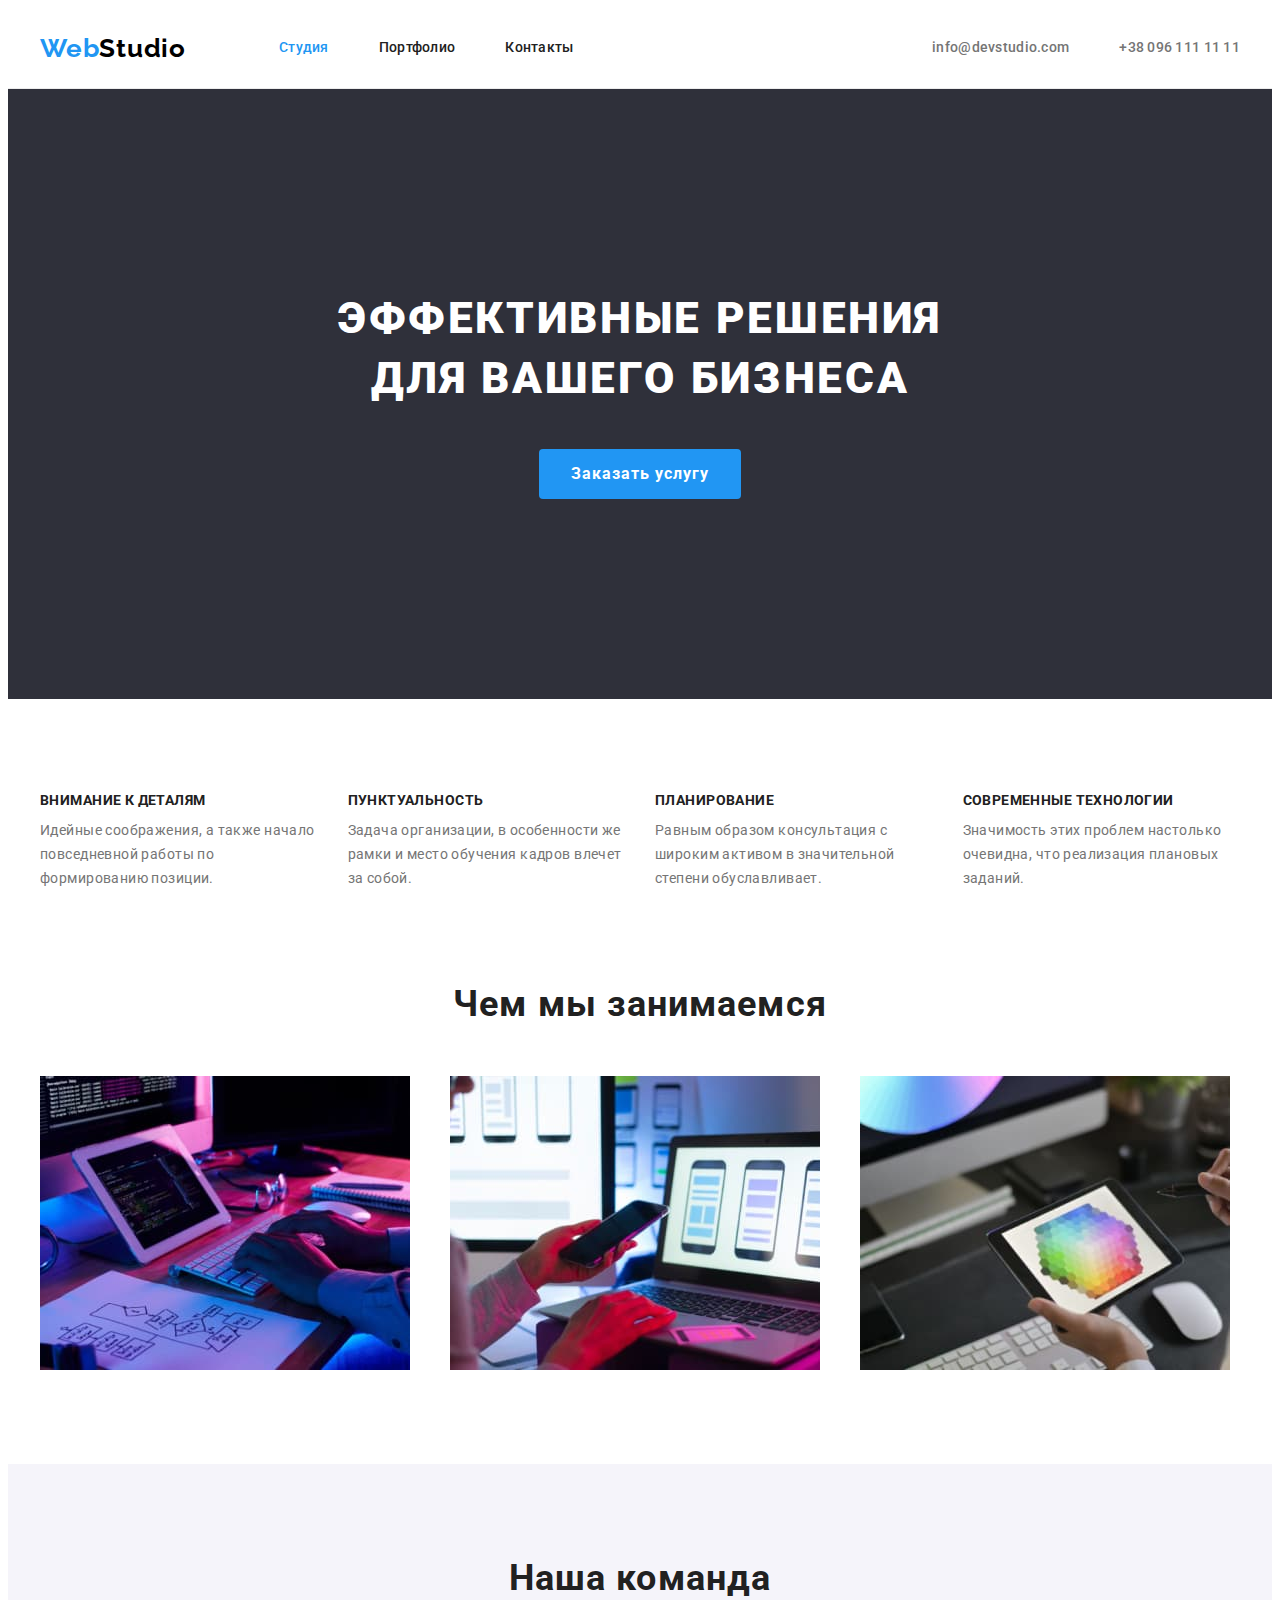
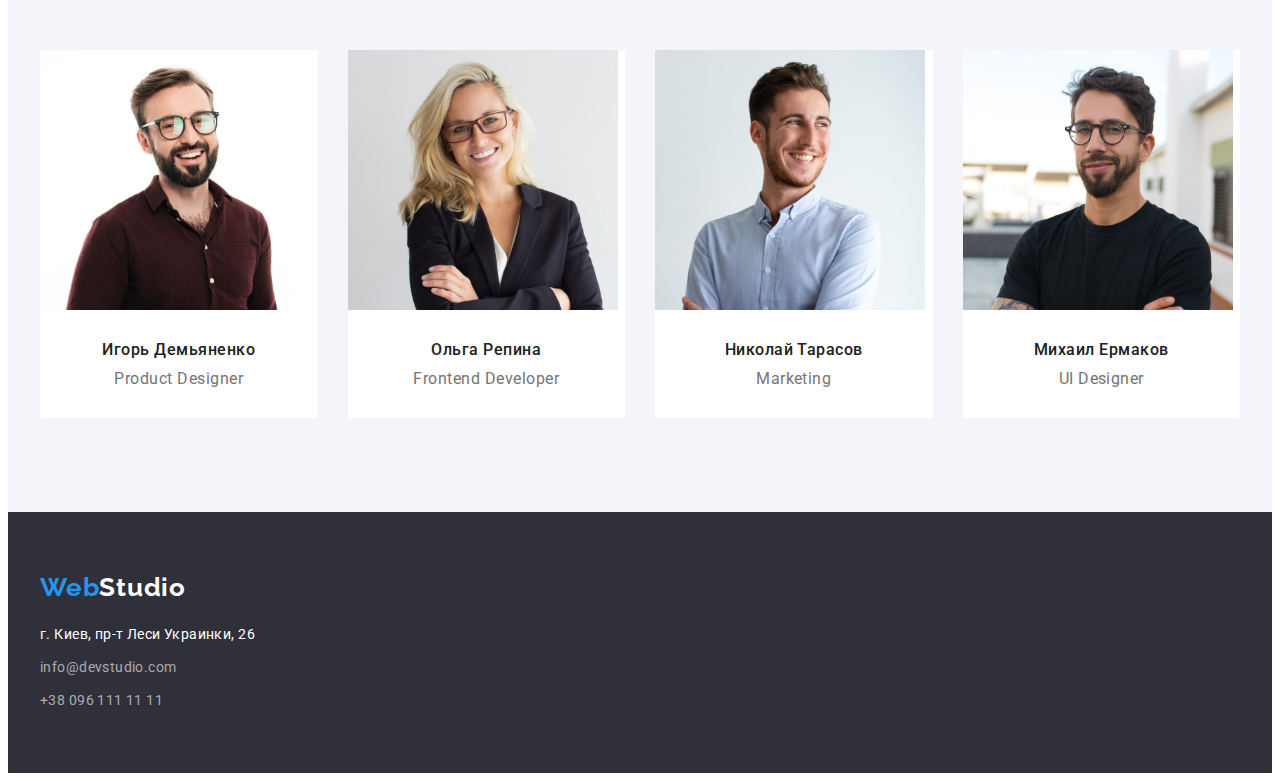
<file: index.html>
<!DOCTYPE html>
<html lang="ru">
  <head>
    <meta charset="UTF-8" />
    <meta http-equiv="X-UA-Compatible" content="IE=edge" />
    <meta name="viewport" content="width=device-width, initial-scale=1.0" />
    <title>WebStudio</title>
    <link rel="preconnect" href="https://fonts.googleapis.com" />
    <link rel="preconnect" href="https://fonts.gstatic.com" crossorigin />
    <link
      href="https://fonts.googleapis.com/css2?family=Raleway:wght@700&family=Roboto:wght@400;500;700;900&display=swap"
      rel="stylesheet"
    />
    <link
      rel="stylesheet"
      href="https://cdnjs.cloudflare.com/ajax/libs/modern-normalize/1.1.0/modern-normalize.min.css"
      integrity="sha512-wpPYUAdjBVSE4KJnH1VR1HeZfpl1ub8YT/NKx4PuQ5NmX2tKuGu6U/JRp5y+Y8XG2tV+wKQpNHVUX03MfMFn9Q=="
      crossorigin="anonymous"
      referrerpolicy="no-referrer"
    />
    <link rel="stylesheet" href="css/styles.css" />
  </head>
  <body>
    <!-- Хедер -->
    <header class="header">
      <div class="header-container container">
        <a href="./index.html" lang="en" class="link logo"
          >Web<span class="logo-header">Studio</span></a
        >
        <nav class="header-nav">
          <ul class="list nav-list">
            <li class="nav-item">
              <a href="./index.html" class="link nav-link current">Студия</a>
            </li>
            <li class="nav-item"><a href="./portfolio.html" class="link nav-link">Портфолио</a></li>
            <li class="nav-item"><a href="" class="link nav-link">Контакты</a></li>
          </ul>
        </nav>
        <ul class="list contacts-list">
          <li class="contacts-item">
            <a href="mailto:info@devstudio.com" class="link contacts-link">info@devstudio.com</a>
          </li>
          <li class="contacts-item">
            <a href="tel:+380961111111" class="link contacts-link">+38 096 111 11 11</a>
          </li>
        </ul>
      </div>
    </header>
    <main>
      <!-- Герой -->
      <section class="hero">
        <div class="hero-container container">
          <h1 class="hero-title">Эффективные решения для вашего бизнеса</h1>
          <button type="button" class="button hero-button">Заказать услугу</button>
        </div>
      </section>
      <!-- Особенности -->
      <section class="preferences section">
        <div class="preferences-container container">
          <h2 class="visually-hidden">Особенности</h2>
          <ul class="list preferences-list">
            <li class="preferences-item">
              <h3 class="title preferences-title">Внимание к деталям</h3>
              <p class="text preferences-text">
                Идейные соображения, а также начало повседневной работы по формированию позиции.
              </p>
            </li>
            <li class="preferences-item">
              <h3 class="title preferences-title">Пунктуальность</h3>
              <p class="text preferences-text">
                Задача организации, в особенности же рамки и место обучения кадров влечет за собой.
              </p>
            </li>
            <li class="preferences-item">
              <h3 class="title preferences-title">Планирование</h3>
              <p class="text preferences-text">
                Равным образом консультация с широким активом в значительной степени обуславливает.
              </p>
            </li>
            <li class="preferences-item">
              <h3 class="title preferences-title">Современные технологии</h3>
              <p class="text preferences-text">
                Значимость этих проблем настолько очевидна, что реализация плановых заданий.
              </p>
            </li>
          </ul>
        </div>
      </section>
      <!-- Чем мы занимаемся? -->
      <section class="occupation section">
        <div class="container">
          <h2 class="title occupation-title">Чем мы занимаемся</h2>
          <ul class="list occupation-list">
            <li class="occupation-item">
              <img
                src="./images/img1.jpg"
                alt="Человек пишет код на клавиатуре"
                width="370"
                height="294"
                class="occupation-img"
              />
            </li>
            <li class="occupation-item">
              <img
                src="./images/img2.jpg"
                alt="Человек разрабатывает мобильное приложение"
                width="370"
                height="294"
                class="occupation-img"
              />
            </li>
            <li class="occupation-item">
              <img
                src="./images/img3.jpg"
                alt="Человек выбирает оттенок на цветовой палитре"
                width="370"
                height="294"
                class="occupation-img"
              />
            </li>
          </ul>
        </div>
      </section>
      <!-- Наша команда -->
      <section class="team section">
        <div class="container">
          <h2 class="title team-title">Наша команда</h2>
          <ul class="list team-list">
            <li class="team-card">
              <img
                src="./images/person1.jpg"
                alt="Фото дизайнера продукта Игоря Демьяненко"
                width="270"
                height="260"
                class="team-img"
              />
              <div class="team-description">
                <h3 class="sub-title team-subtitle">Игорь Демьяненко</h3>
                <p lang="en" class="text team-text">Product Designer</p>
              </div>
            </li>
            <li class="team-card">
              <img
                src="./images/person2.jpg"
                alt="Фото фронтенд разработчикф Ольги Репиной"
                width="270"
                height="260"
                class="team-img"
              />
              <div class="team-description">
                <h3 class="sub-title team-subtitle">Ольга Репина</h3>
                <p lang="en" class="text team-text">Frontend Developer</p>
              </div>
            </li>
            <li class="team-card">
              <img
                src="./images/person3.jpg"
                alt="Фото маркетолога Николая Тарасова"
                width="270"
                height="260"
                class="team-img"
              />
              <div class="team-description">
                <h3 class="sub-title team-subtitle">Николай Тарасов</h3>
                <p lang="en" class="text team-text">Marketing</p>
              </div>
            </li>
            <li class="team-card">
              <img
                src="./images/person4.jpg"
                alt="Фото дизайнера интерфейса пользователя Михаила Ермакова"
                width="270"
                height="260"
                class="team-img"
              />
              <div class="team-description">
                <h3 class="sub-title team-subtitle">Михаил Ермаков</h3>
                <p lang="en" class="text team-text">UI Designer</p>
              </div>
            </li>
          </ul>
        </div>
      </section>
    </main>
    <!-- Футер -->
    <footer class="footer">
      <div class="container">
        <a href="./index.html" class="link logo">Web<span class="logo-footer">Studio</span></a>
        <address class="address">
          <ul class="list address-list">
            <li class="address-item">
              <a
                href="https://goo.gl/maps/K23v9RMDQ9txriYD6"
                target="_blank"
                rel="noopener nofollow noreferrer"
                class="link address-link city"
                >г. Киев, пр-т Леси Украинки, 26
              </a>
            </li>
            <li class="address-item">
              <a href="mailto:info@devstudio.com" class="link address-link">info@devstudio.com</a>
            </li>
            <li class="address-item">
              <a href="tel:+380961111111" class="link address-link">+38 096 111 11 11</a>
            </li>
          </ul>
        </address>
      </div>
    </footer>
  </body>
</html>
</file>
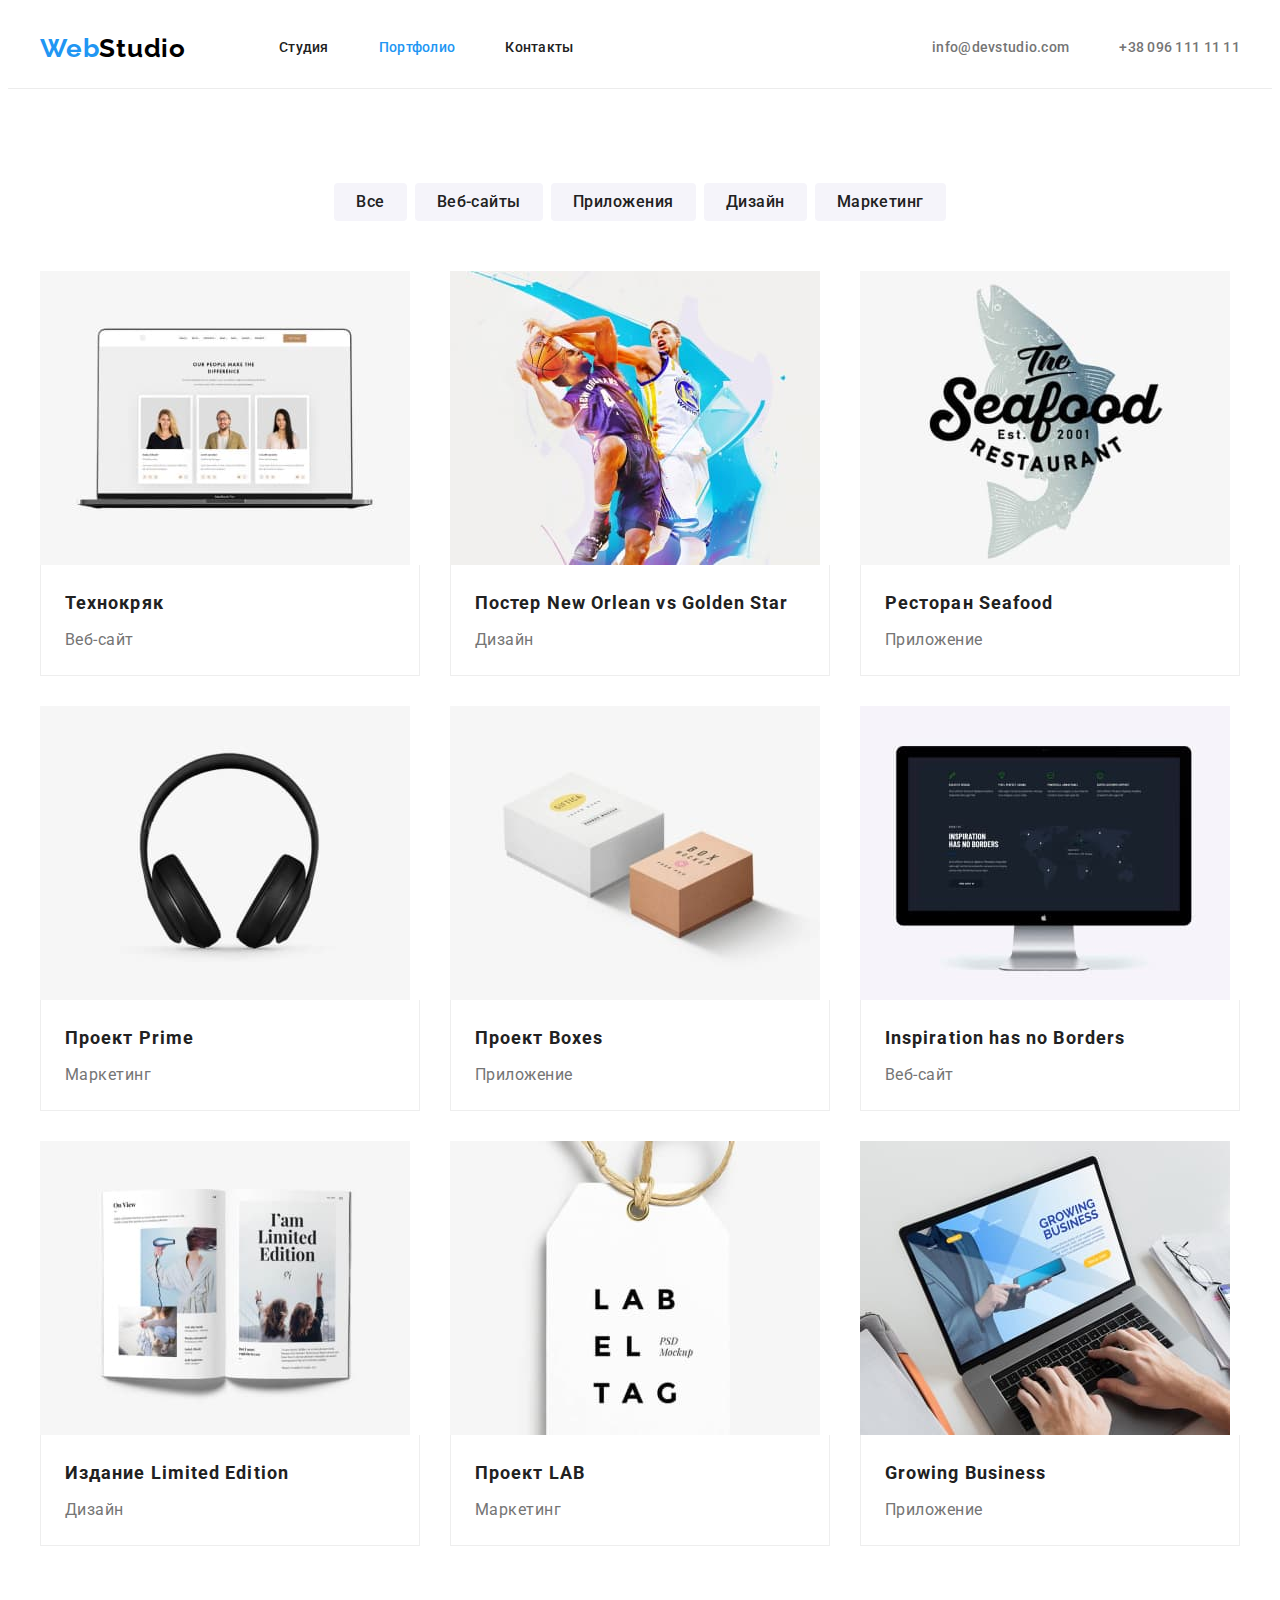
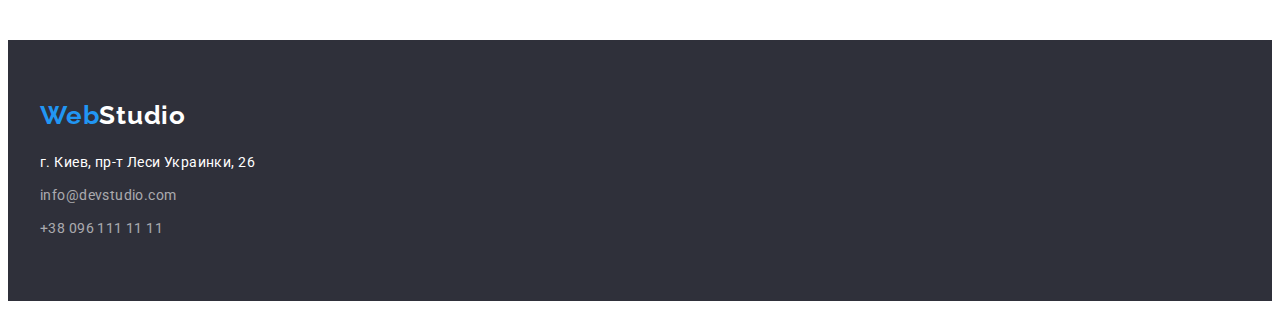
<file: portfolio.html>
<!DOCTYPE html>
<html lang="ru">
  <head>
    <meta charset="UTF-8" />
    <meta http-equiv="X-UA-Compatible" content="IE=edge" />
    <meta name="viewport" content="width=device-width, initial-scale=1.0" />
    <title>WebStudio</title>
    <link rel="preconnect" href="https://fonts.googleapis.com" />
    <link rel="preconnect" href="https://fonts.gstatic.com" crossorigin />
    <link
      href="https://fonts.googleapis.com/css2?family=Raleway:wght@700&family=Roboto:wght@400;500;700;900&display=swap"
      rel="stylesheet"
    />
    <link
      rel="stylesheet"
      href="https://cdnjs.cloudflare.com/ajax/libs/modern-normalize/1.1.0/modern-normalize.min.css"
      integrity="sha512-wpPYUAdjBVSE4KJnH1VR1HeZfpl1ub8YT/NKx4PuQ5NmX2tKuGu6U/JRp5y+Y8XG2tV+wKQpNHVUX03MfMFn9Q=="
      crossorigin="anonymous"
      referrerpolicy="no-referrer"
    />
    <link rel="stylesheet" href="css/styles.css" />
  </head>
  <body>
    <!-- Хедер -->
    <header class="header">
      <div class="header-container container">
        <a href="./index.html" lang="en" class="link logo"
          >Web<span class="logo-header">Studio</span></a
        >
        <nav class="header-nav">
          <ul class="list nav-list">
            <li class="nav-item"><a href="./index.html" class="link nav-link">Студия</a></li>
            <li class="nav-item">
              <a href="./portfolio.html" class="link nav-link current">Портфолио</a>
            </li>
            <li class="nav-item"><a href="" class="link nav-link">Контакты</a></li>
          </ul>
        </nav>
        <ul class="list contacts-list">
          <li class="contacts-item">
            <a href="mailto:info@devstudio.com" class="link contacts-link">info@devstudio.com</a>
          </li>
          <li class="contacts-item">
            <a href="tel:+380961111111" class="link contacts-link">+38 096 111 11 11</a>
          </li>
        </ul>
      </div>
    </header>
    <main>
      <section class="portfolio section">
        <div class="container">
          <h1 class="visually-hidden">Портфолио</h1>
          <ul class="list button-list">
            <li class="filter-item">
              <button type="button" class="button filter-button">Все</button>
            </li>
            <li class="filter-item">
              <button type="button" class="button filter-button">Веб-сайты</button>
            </li>
            <li class="filter-item">
              <button type="button" class="button filter-button">Приложения</button>
            </li>
            <li class="filter-item">
              <button type="button" class="button filter-button">Дизайн</button>
            </li>
            <li class="filter-item">
              <button type="button" class="button filter-button">Маркетинг</button>
            </li>
          </ul>
          <ul class="list example-list">
            <li class="example-item">
              <img
                src="./images/gallery-img-1.jpg"
                alt="Веб-сайт Технокряк"
                width="370"
                height="294"
                class="example-img"
              />
              <div class="example-description">
                <h2 class="title example-title">Технокряк</h2>
                <p class="text example-text">Веб-сайт</p>
              </div>
            </li>
            <li class="example-item">
              <img
                src="./images/gallery-img-2.jpg"
                alt="Постер New Orlean vs Golden Star"
                width="370"
                height="294"
                class="example-img"
              />
              <div class="example-description">
                <h2 class="title example-title">Постер New Orlean vs Golden Star</h2>
                <p class="text example-text">Дизайн</p>
              </div>
            </li>
            <li class="example-item">
              <img
                src="./images/gallery-img-3.jpg"
                alt="Приложение ресторана Seafood"
                width="370"
                height="294"
                class="example-img"
              />
              <div class="example-description">
                <h2 class="title example-title">Ресторан Seafood</h2>
                <p class="text example-text">Приложение</p>
              </div>
            </li>
            <li class="example-item">
              <img
                src="./images/gallery-img-4.jpg"
                alt="Проект Prime"
                width="370"
                height="294"
                class="example-img"
              />
              <div class="example-description">
                <h2 class="title example-title">Проект Prime</h2>
                <p class="text example-text">Маркетинг</p>
              </div>
            </li>
            <li class="example-item">
              <img
                src="./images/gallery-img-5.jpg"
                alt="Проект Boxes"
                width="370"
                height="294"
                class="example-img"
              />
              <div class="example-description">
                <h2 class="title example-title">Проект Boxes</h2>
                <p class="text example-text">Приложение</p>
              </div>
            </li>
            <li class="example-item">
              <img
                src="./images/gallery-img-6.jpg"
                alt="Ве-бсайт Inspiration has no Borders"
                width="370"
                height="294"
                class="example-img"
              />
              <div class="example-description">
                <h2 class="title example-title">Inspiration has no Borders</h2>
                <p class="text example-text">Веб-сайт</p>
              </div>
            </li>
            <li class="example-item">
              <img
                src="./images/gallery-img-7.jpg"
                alt="Издание Limited Edition"
                width="370"
                height="294"
                class="example-img"
              />
              <div class="example-description">
                <h2 class="title example-title">Издание Limited Edition</h2>
                <p class="text example-text">Дизайн</p>
              </div>
            </li>
            <li class="example-item">
              <img
                src="./images/gallery-img-8.jpg"
                alt="Проект LAB"
                width="370"
                height="294"
                class="example-img"
              />
              <div class="example-description">
                <h2 class="title example-title">Проект LAB</h2>
                <p class="text example-text">Маркетинг</p>
              </div>
            </li>
            <li class="example-item">
              <img
                src="./images/gallery-img-9.jpg"
                alt="Приложение Growing Business"
                width="370"
                height="294"
                class="example-img"
              />
              <div class="example-description">
                <h2 class="title example-title">Growing Business</h2>
                <p class="text example-text class=">Приложение</p>
              </div>
            </li>
          </ul>
        </div>
      </section>
    </main>
    <!-- Футер -->
    <footer class="footer">
      <div class="container">
        <a href="./index.html" class="link logo">Web<span class="logo-footer">Studio</span></a>
        <address class="address">
          <ul class="list address-list">
            <li class="address-item">
              <a
                href="https://goo.gl/maps/K23v9RMDQ9txriYD6"
                target="_blank"
                rel="noopener nofollow noreferrer"
                class="link address-link city"
                >г. Киев, пр-т Леси Украинки, 26
              </a>
            </li>
            <li class="address-item">
              <a href="mailto:info@devstudio.com" class="link address-link">info@devstudio.com</a>
            </li>
            <li class="address-item">
              <a href="tel:+380961111111" class="link address-link">+38 096 111 11 11</a>
            </li>
          </ul>
        </address>
      </div>
    </footer>
  </body>
</html>
</file>
<file: css/styles.css>
:root {
  --accent-color: #2196f3;
  --primary-heading-color: #212121;
  --secondary-heading-color: #ffffff;
  --primary-text-color: #757575;
  --contacts-text-color: #757575;
  --nav-text-color: #212121;
  --secondary-text-color: #ffffff;
  --address-text-color: rgba(255, 255, 255, 0.6);
  --logo-first-color: #000000;
  --logo-second-color: #ffffff;
  --bg-first-color: #ffffff;
  --bg-second-color: #2f303a;
  --bg-third-color: #f5f4fa;
  --botder-first-color: #ececec;
  --border-second-color: #eeeeee;
  --section-padding: 94px;
}

body {
  font-family: 'Roboto', sans-serif;
  background-color: var(--bg-first-color);
  color: var(--primary-text-color);
}
h1,
h2,
h3,
p,
ul {
  margin: 0;
}
ul {
  padding-left: 0;
}
.container {
  width: 1200px;
  padding: 0 15px;
  margin: 0 auto;
}
.list {
  list-style: none;
}
.link {
  text-decoration: none;
}
.visually-hidden {
  position: absolute;
  white-space: nowrap;
  width: 1px;
  height: 1px;
  overflow: hidden;
  border: 0;
  padding: 0;
  clip: rect(0 0 0 0);
  clip-path: inset(50%);
  margin: -1px;
}
.title {
  color: var(--primary-heading-color);
}
.sub-title {
  color: var(--primary-heading-color);
  font-weight: 500;
}
.text {
  color: var(--primary-text-color);
}
.button {
  font-family: inherit;
  font-size: 16px;
  cursor: pointer;
  border: none;
  border-radius: 4px;
}
.section {
  padding-top: var(--section-padding);
  padding-bottom: var(--section-padding);
}
/* Logo */
.logo {
  font-family: 'Raleway';
  font-weight: 700;
  font-size: 26px;
  line-height: 1.19;
  letter-spacing: 0.03em;
  color: var(--accent-color);
}
.header .logo {
  margin-right: 93px;
}
.logo-header {
  color: var(--logo-first-color);
}
.logo-footer {
  color: var(--logo-second-color);
}

/* Header */
.header {
  border-bottom: 1px solid var(--botder-first-color);
}
.header-container {
  display: flex;
  align-items: center;
}
.nav-list {
  display: flex;
}
.nav-item:not(:last-child) {
  margin-right: 50px;
}
.nav-link {
  display: block;
  padding-top: 32px;
  padding-bottom: 32px;
  font-weight: 500;
  font-size: 14px;
  line-height: 1.14;
  letter-spacing: 0.02em;
  color: var(--nav-text-color);
}
.current {
  color: var(--accent-color);
}
.nav-link:hover,
.nav-link:focus {
  color: var(--accent-color);
}
.contacts-list {
  display: flex;
  margin-left: auto;
}
.contacts-item:not(:last-child) {
  margin-right: 50px;
}
.contacts-link {
  display: block;
  padding-top: 32px;
  padding-bottom: 32px;
  font-weight: 500;
  font-size: 14px;
  line-height: 1.14;
  letter-spacing: 0.02em;
  color: var(--contacts-text-color);
}
.contacts-link:hover,
.contacts-link:focus {
  color: var(--accent-color);
}
/* Hero */
.hero {
  background-color: var(--bg-second-color);
  padding-top: 200px;
  padding-bottom: 200px;
}

.hero-title {
  font-weight: 900;
  font-size: 44px;
  line-height: 1.36;
  text-align: center;
  letter-spacing: 0.06em;
  text-transform: uppercase;
  color: var(--secondary-heading-color);
  margin-right: auto;
  margin-left: auto;
  margin-bottom: 40px;
  width: 696px;
}
.hero-button {
  display: block;
  background-color: var(--accent-color);
  color: var(--secondary-text-color);
  font-weight: 700;
  letter-spacing: 0.06em;
  line-height: 1.88;
  padding: 10px 32px;
  margin-right: auto;
  margin-left: auto;
}
/* Preferences */
.preferences-list {
  display: flex;
}
.preferences-item {
  flex-basis: calc((100% - 90px) / 3);
}
.preferences-item:not(:last-child) {
  margin-right: 30px;
}
.preferences-title {
  font-size: 14px;
  line-height: 1.14;
  letter-spacing: 0.03em;
  text-transform: uppercase;
  margin-bottom: 10px;
}
.preferences-text {
  font-size: 14px;
  line-height: 1.71;
  letter-spacing: 0.03em;
}
/* Occupation */
.occupation {
  background-color: var(--bg-first-color);
  padding-top: 0;
}
.occupation-list {
  display: flex;
}
.occupation-title {
  font-size: 36px;
  line-height: 1.16;
  text-align: center;
  letter-spacing: 0.03em;
  margin-bottom: 50px;
}
.occupation-item {
  flex-basis: calc((100% - 60px) / 3);
}
.occupation-item:not(:last-child) {
  margin-right: 30px;
}
.occupation-img {
  display: block;
}
/* Team */
.team {
  background-color: var(--bg-third-color);
}
.team-title {
  font-size: 36px;
  line-height: 1.16;
  text-align: center;
  letter-spacing: 0.03em;
  margin-bottom: 50px;
}
.team-list {
  display: flex;
}
.team-card {
  background-color: var(--bg-first-color);
  flex-basis: calc((100% - 90px) / 4);
  border-radius: 0px 0px 4px 4px;
}
.team-card:not(:last-child) {
  margin-right: 30px;
}
.team-img {
  display: block;
}
.team-description {
  padding-top: 30px;
  padding-bottom: 30px;
}
.team-subtitle {
  font-size: 16px;
  line-height: 1.19;
  letter-spacing: 0.03em;
  margin-bottom: 10px;
  text-align: center;
}
.team-text {
  line-height: 1.19;
  letter-spacing: 0.03em;
  text-align: center;
}
/* Footer */
.footer {
  background-color: var(--bg-second-color);
  padding-top: 60px;
  padding-bottom: 60px;
}
.footer .logo {
  display: inline-block;
  margin-bottom: 20px;
}
.address {
  font-style: normal;
}
.address-item:not(:last-child) {
  margin-bottom: 9px;
}
.address-link {
  font-size: 14px;
  line-height: 1.71;
  letter-spacing: 0.03em;
  color: var(--address-text-color);
}
.address-link.city {
  color: var(--secondary-text-color);
}
.address-link:hover,
.address-link:focus {
  color: var(--accent-color);
}
/* Portfolio */
.button-list {
  display: flex;
  justify-content: center;
  margin-bottom: 50px;
}
.filter-item:not(:last-child) {
  margin-right: 8px;
}
.filter-button {
  font-weight: 500;
  color: var(--nav-text-color);
  background-color: var(--bg-third-color);
  letter-spacing: 0.03em;
  line-height: 1.62;
  padding: 6px 22px;
}
.filter-button:hover {
  background-color: var(--accent-color);
  color: var(--secondary-text-color);
}
.example-list {
  display: flex;
  flex-wrap: wrap;
}
.example-item {
  flex-basis: calc((100% - 60px) / 3);
}
.example-item:not(:nth-child(3n)) {
  margin-right: 30px;
}
.example-item:not(:nth-last-child(-n + 3)) {
  margin-bottom: 30px;
}
.example-img {
  display: block;
}
.example-description {
  padding: 20px 24px;
  border-right: 1px solid var(--border-second-color);
  border-bottom: 1px solid var(--border-second-color);
  border-left: 1px solid var(--border-second-color);
}
.example-title {
  font-size: 18px;
  line-height: 2;
  letter-spacing: 0.06em;
  margin-bottom: 4px;
}
.example-text {
  line-height: 1.88;
  letter-spacing: 0.03em;
}
</file>
